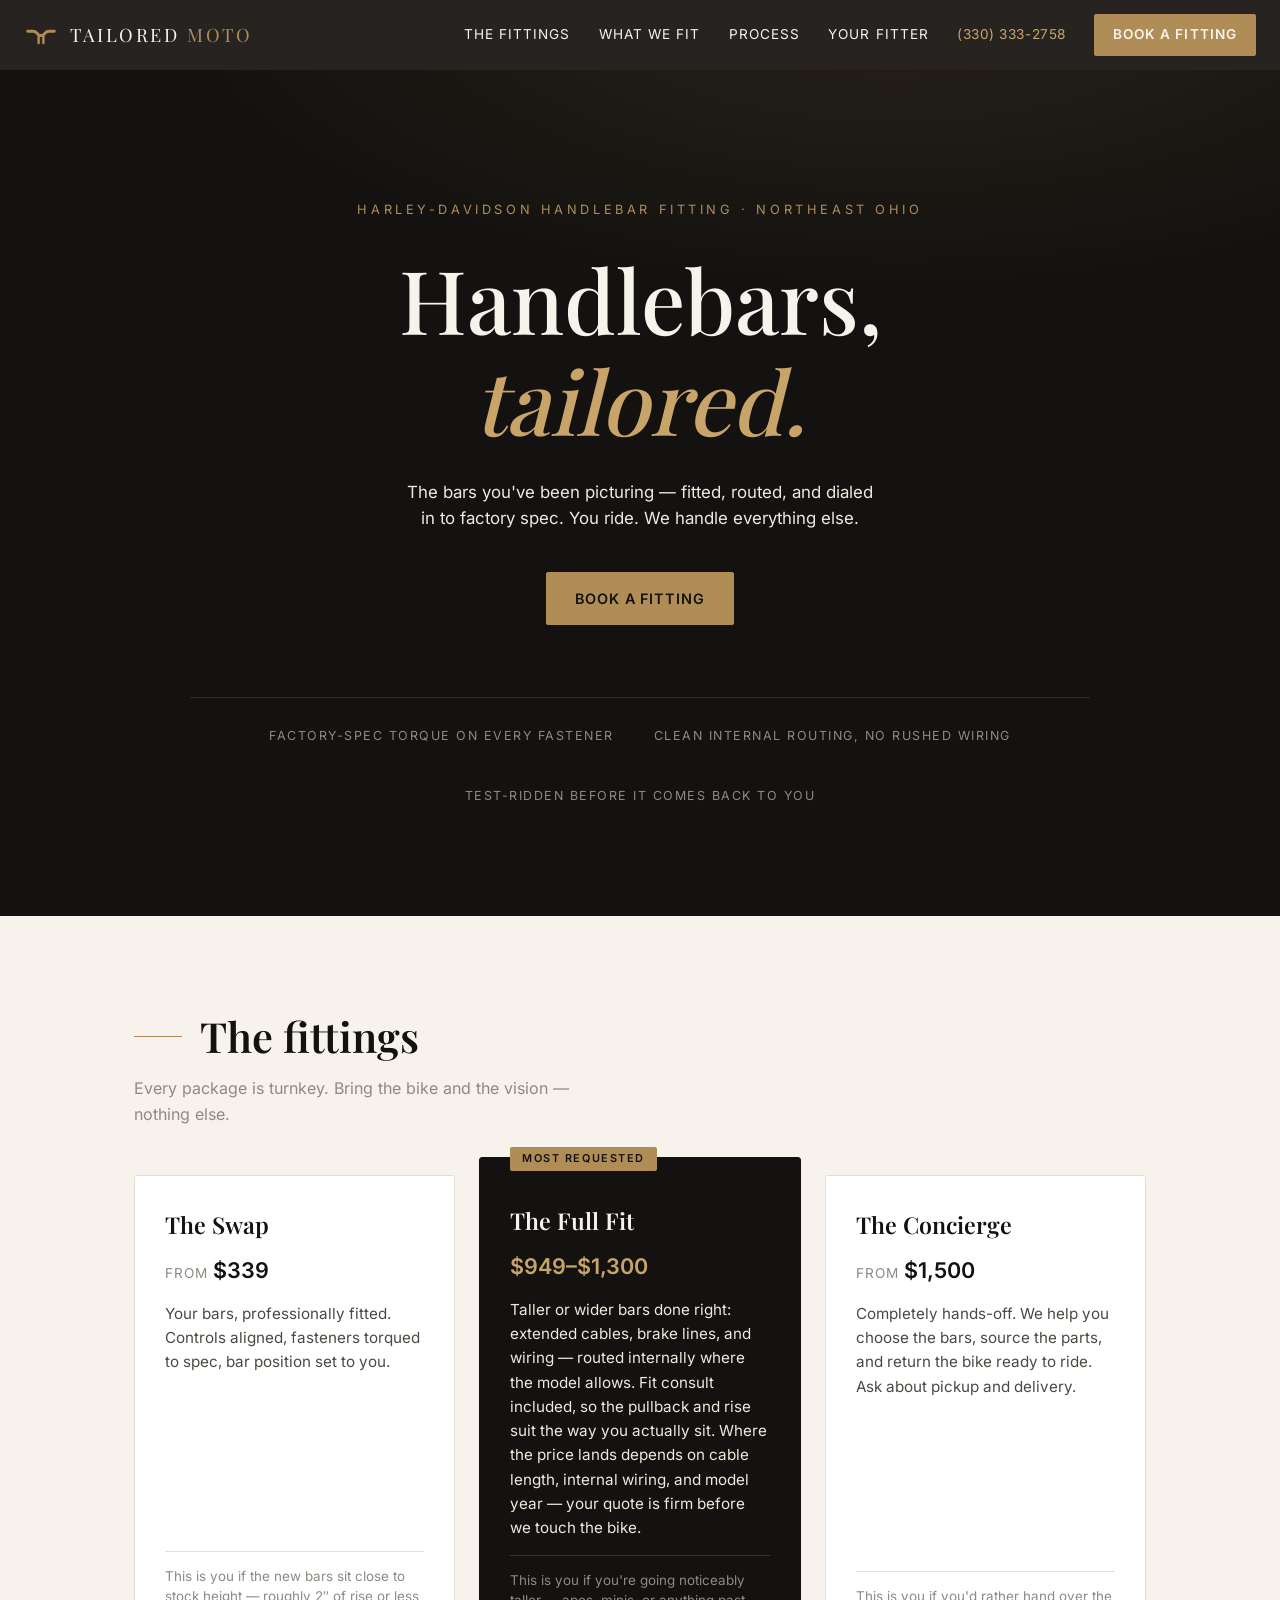
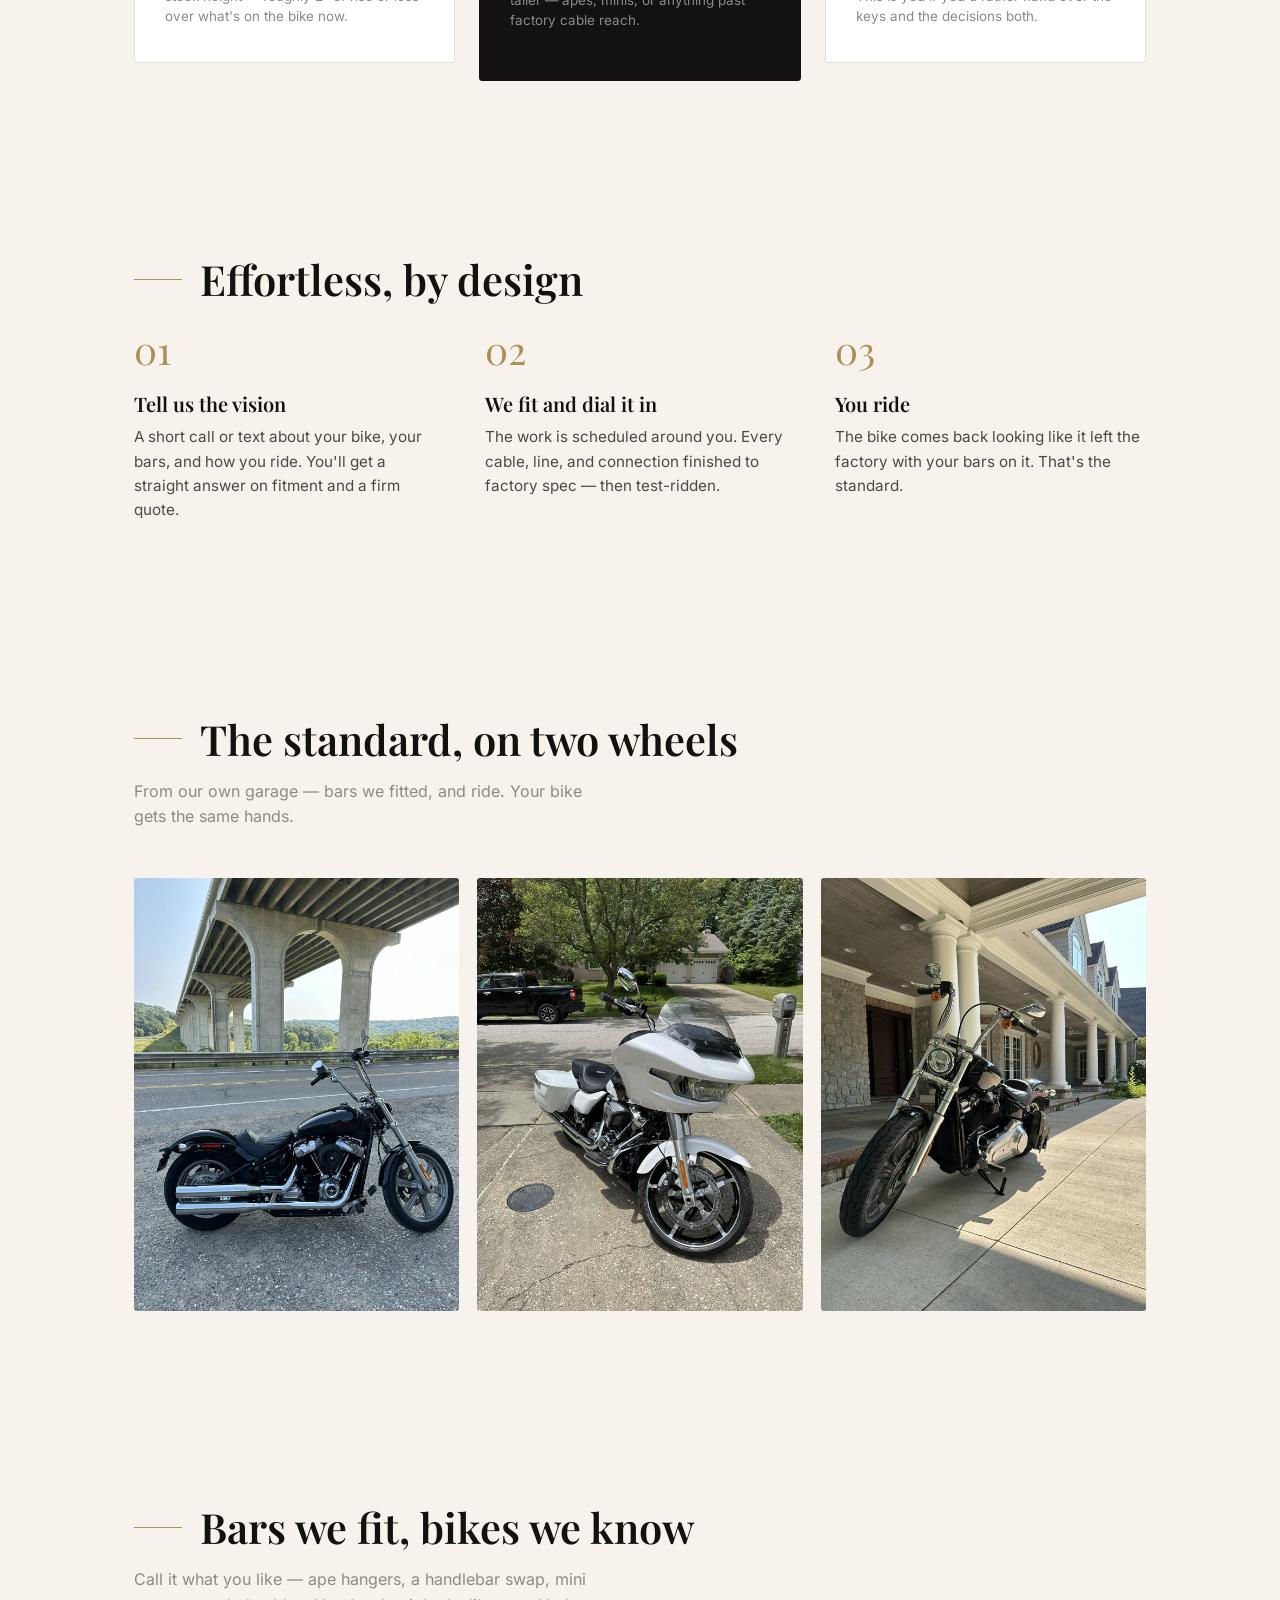
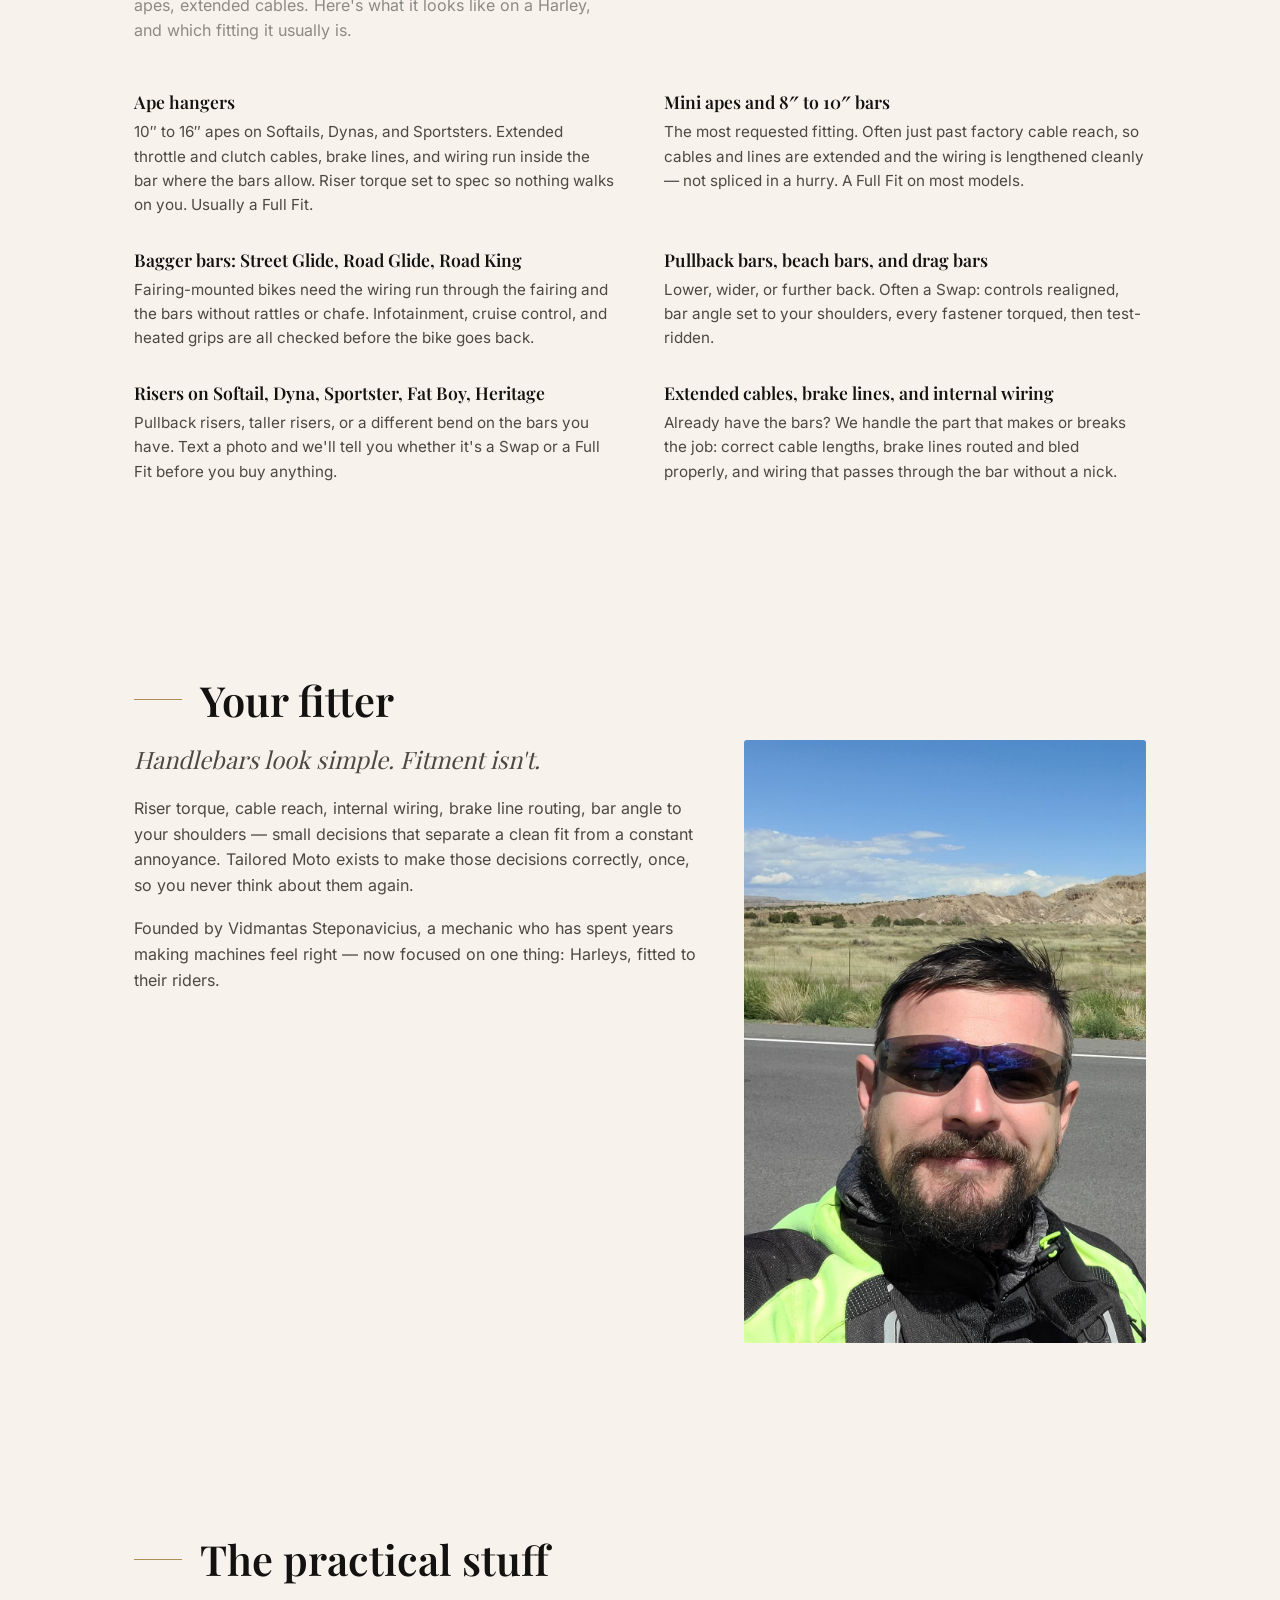
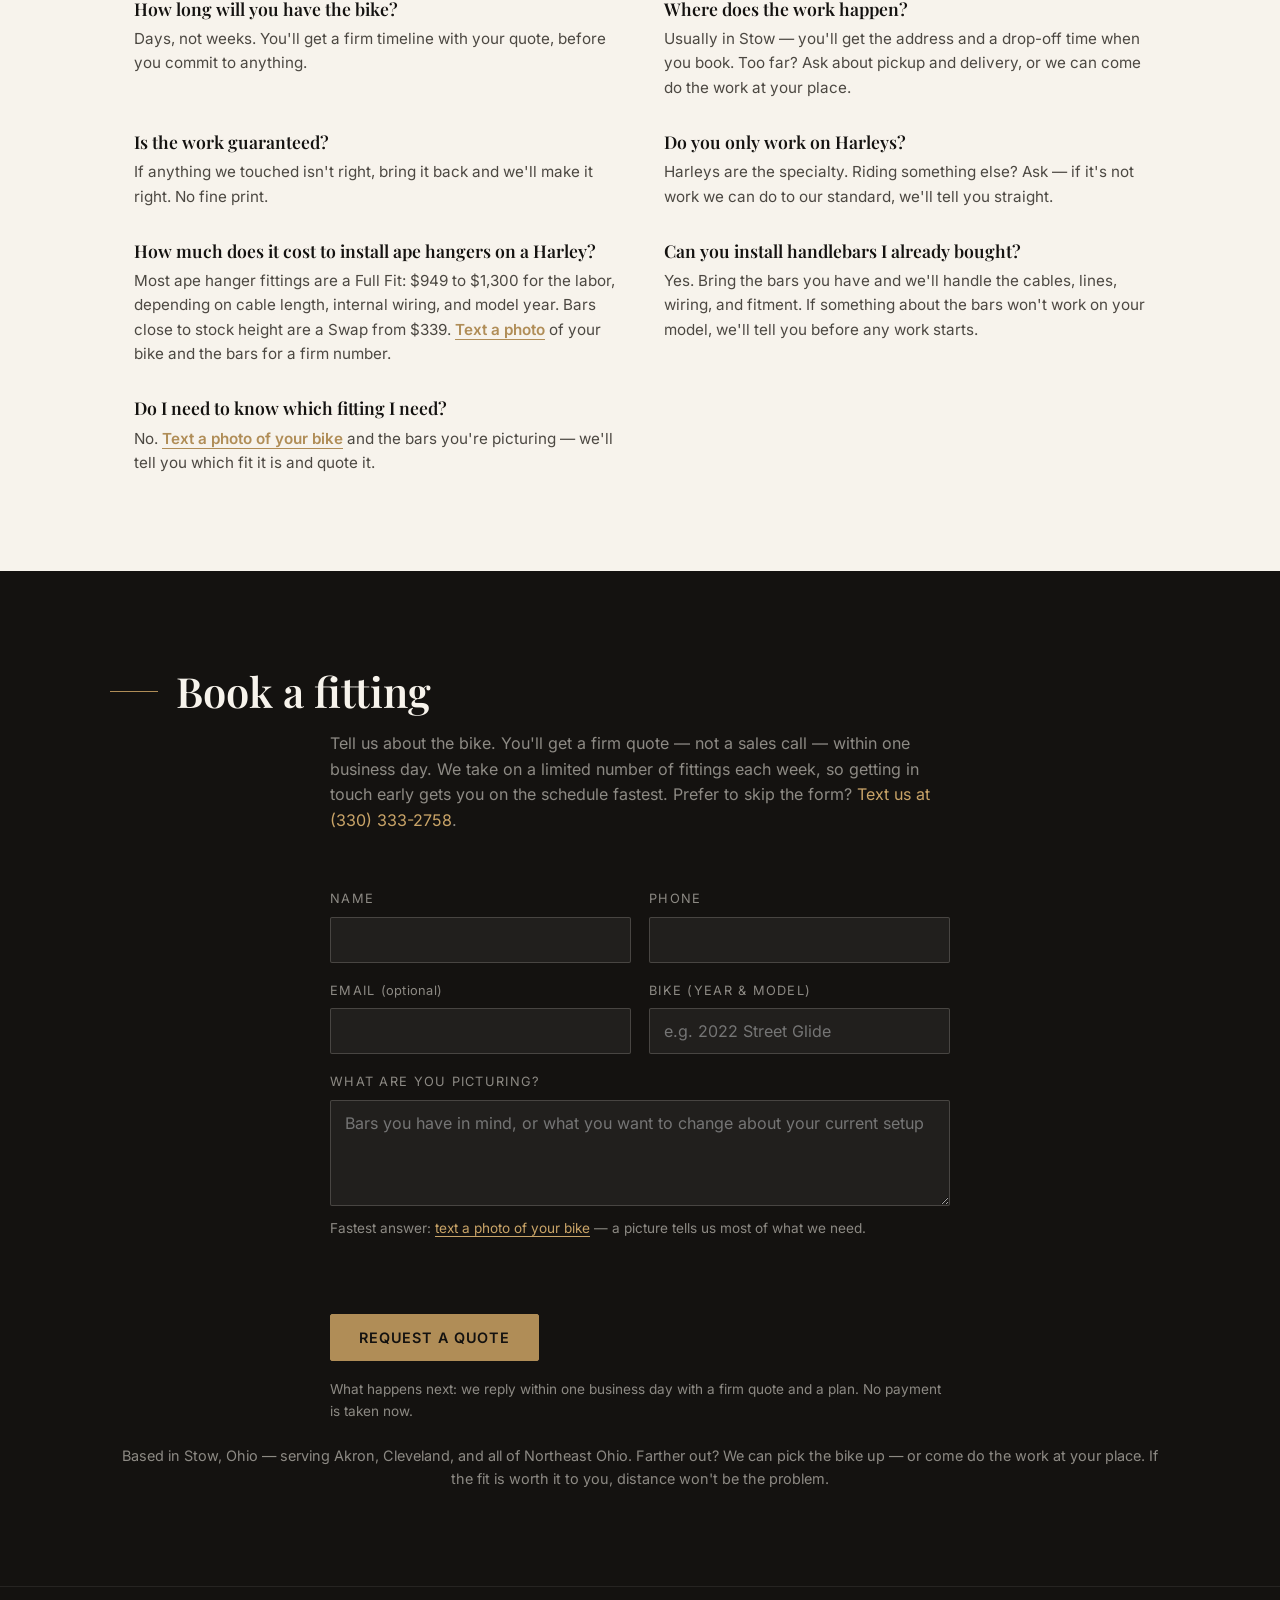
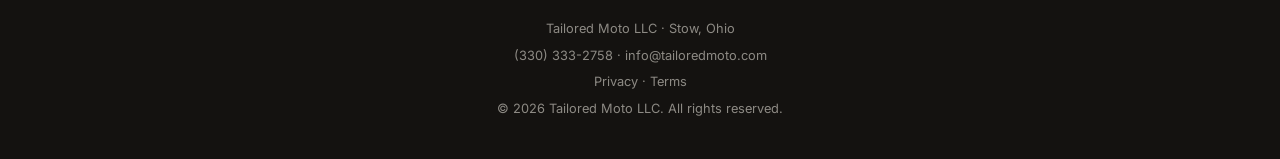
<file: index.html>
<!DOCTYPE html>
<html lang="en">
<head>
<meta charset="UTF-8">
<meta name="viewport" content="width=device-width, initial-scale=1.0">
<!-- Google tag (gtag.js) -->
<script async src="https://www.googletagmanager.com/gtag/js?id=G-ZL1C3ZZW55"></script>
<script>
window.dataLayer = window.dataLayer || [];
function gtag(){dataLayer.push(arguments);}
gtag('js', new Date());
gtag('config', 'G-ZL1C3ZZW55');
</script>
<title>Harley Handlebar Install &amp; Ape Hanger Fitting · Stow &amp; Akron, Ohio — Tailored Moto</title>
<meta name="description" content="Harley-Davidson handlebar installation in Stow, Ohio: ape hangers, mini apes, Street Glide and Road Glide bar swaps, extended cables, and internal wiring — fitted to factory spec. Serving Akron, Cleveland, and Northeast Ohio.">
<link rel="icon" type="image/svg+xml" href="favicon.svg">
<link rel="canonical" href="https://tailoredmoto.com/">
<meta property="og:title" content="Tailored Moto — Handlebars, tailored.">
<meta property="og:description" content="Harley handlebar installs, ape hangers, and bar swaps — fitted to factory spec. Stow, Akron, and Northeast Ohio.">
<meta property="og:url" content="https://tailoredmoto.com/">
<meta property="og:type" content="website">
<meta property="og:image" content="https://tailoredmoto.com/img/og-image.jpg">
<meta property="og:image:width" content="1200">
<meta property="og:image:height" content="630">
<meta name="twitter:card" content="summary_large_image">
<link rel="preload" href="fonts/playfair-latin.woff2" as="font" type="font/woff2" crossorigin>
<link rel="preload" href="fonts/inter-latin.woff2" as="font" type="font/woff2" crossorigin>
<link rel="stylesheet" href="styles.css">
<script type="application/ld+json">
{
  "@context": "https://schema.org",
  "@type": "LocalBusiness",
  "name": "Tailored Moto LLC",
  "description": "Harley-Davidson handlebar installation and fitting: ape hangers, mini apes, bagger bars for Street Glide and Road Glide, pullback bars, risers, extended cables, brake lines, and internal wiring.",
  "url": "https://tailoredmoto.com",
  "email": "info@tailoredmoto.com",
  "telephone": "+1-330-333-2758",
  "address": { "@type": "PostalAddress", "addressLocality": "Stow", "addressRegion": "OH", "addressCountry": "US" },
  "areaServed": ["Stow OH", "Akron OH", "Cleveland OH", "Northeast Ohio", "Ohio"],
  "priceRange": "$$$",
  "image": "https://tailoredmoto.com/img/og-image.jpg"
}
</script>
<script type="application/ld+json">
{
  "@context": "https://schema.org",
  "@type": "FAQPage",
  "mainEntity": [
    { "@type": "Question", "name": "How long will you have the bike?",
      "acceptedAnswer": { "@type": "Answer", "text": "Days, not weeks. You'll get a firm timeline with your quote, before you commit to anything." } },
    { "@type": "Question", "name": "Where does the work happen?",
      "acceptedAnswer": { "@type": "Answer", "text": "Usually in Stow, Ohio — you'll get the address and a drop-off time when you book. Too far? Ask about pickup and delivery, or we can come do the work at your place." } },
    { "@type": "Question", "name": "Is the work guaranteed?",
      "acceptedAnswer": { "@type": "Answer", "text": "If anything we touched isn't right, bring it back and we'll make it right. No fine print." } },
    { "@type": "Question", "name": "Do you only work on Harleys?",
      "acceptedAnswer": { "@type": "Answer", "text": "Harleys are the specialty. Riding something else? Ask — if it's not work we can do to our standard, we'll tell you straight." } },
    { "@type": "Question", "name": "How much does it cost to install ape hangers on a Harley?",
      "acceptedAnswer": { "@type": "Answer", "text": "Most ape hanger fittings are a Full Fit: $949 to $1,300 for the labor, depending on cable length, internal wiring, and model year. Bars close to stock height are a Swap from $339. Text a photo of your bike and the bars to (330) 333-2758 for a firm number." } },
    { "@type": "Question", "name": "Can you install handlebars I already bought?",
      "acceptedAnswer": { "@type": "Answer", "text": "Yes. Bring the bars you have and we'll handle the cables, lines, wiring, and fitment. If something about the bars won't work on your model, we'll tell you before any work starts." } },
    { "@type": "Question", "name": "Do I need to know which fitting I need?",
      "acceptedAnswer": { "@type": "Answer", "text": "No. Text a photo of your bike and the bars you're picturing to (330) 333-2758 — we'll tell you which fit it is and quote it." } }
  ]
}
</script>
</head>
<body>

<header class="site-header">
  <a class="wordmark" href="#top" aria-label="Tailored Moto — home">
    <svg class="glyph" viewBox="0 0 64 64" aria-hidden="true">
      <g fill="none" stroke="currentColor" stroke-linecap="round">
        <path d="M7 25 H18 C25 25 24.5 33 31 33 H33 C39.5 33 39 25 46 25 H57" stroke-width="5.5"/>
        <path d="M27.5 33 V47" stroke-width="4.5"/>
        <path d="M36.5 33 V47" stroke-width="4.5"/>
      </g>
    </svg>
    <span>Tailored <em>Moto</em></span>
  </a>
  <nav class="site-nav" id="nav">
    <a href="#services">The fittings</a>
    <a href="#fits">What we fit</a>
    <a href="#process">Process</a>
    <a href="#about">Your fitter</a>
    <a class="nav-phone" href="sms:+13303332758">(330) 333-2758</a>
    <a href="#contact" class="btn btn-small">Book a fitting</a>
  </nav>
  <button class="nav-toggle" aria-label="Menu" aria-expanded="false" aria-controls="nav">
    <span></span><span></span>
  </button>
</header>

<main id="top">

  <!-- HERO -->
  <section class="hero">
    <p class="kicker">Harley-Davidson handlebar fitting · Northeast Ohio</p>
    <h1>Handlebars,<br><em>tailored.</em></h1>
    <p class="lede">The bars you've been picturing — fitted, routed, and dialed in to factory spec. You ride. We handle everything else.</p>
    <div class="cta-row">
      <a class="btn" href="#contact">Book a fitting</a>
    </div>
    <ul class="trust-strip" aria-label="Standards">
      <li>Factory-spec torque on every fastener</li>
      <li>Clean internal routing, no rushed wiring</li>
      <li>Test-ridden before it comes back to you</li>
    </ul>
  </section>

  <!-- SERVICES -->
  <section class="services" id="services">
    <h2><span class="rule"></span>The fittings</h2>
    <p class="section-lede">Every package is turnkey. Bring the bike and the vision — nothing else.</p>
    <div class="cards">
      <article class="card">
        <h3>The Swap</h3>
        <p class="price">from <strong>$339</strong></p>
        <p class="desc">Your bars, professionally fitted. Controls aligned, fasteners torqued to spec, bar position set to you.</p>
        <p class="fit-hint">This is you if the new bars sit close to stock height — roughly 2″ of rise or less over what's on the bike now.</p>
      </article>
      <article class="card card-featured">
        <p class="badge">Most requested</p>
        <h3>The Full Fit</h3>
        <p class="price"><strong>$949–$1,300</strong></p>
        <p class="desc">Taller or wider bars done right: extended cables, brake lines, and wiring — routed internally where the model allows. Fit consult included, so the pullback and rise suit the way you actually sit. Where the price lands depends on cable length, internal wiring, and model year — your quote is firm before we touch the bike.</p>
        <p class="fit-hint">This is you if you're going noticeably taller — apes, minis, or anything past factory cable reach.</p>
      </article>
      <article class="card">
        <h3>The Concierge</h3>
        <p class="price">from <strong>$1,500</strong></p>
        <p class="desc">Completely hands-off. We help you choose the bars, source the parts, and return the bike ready to ride. Ask about pickup and delivery.</p>
        <p class="fit-hint">This is you if you'd rather hand over the keys and the decisions both.</p>
      </article>
    </div>
  </section>

  <!-- PROCESS -->
  <section class="process" id="process">
    <h2><span class="rule"></span>Effortless, by design</h2>
    <ol class="steps">
      <li>
        <h3>Tell us the vision</h3>
        <p>A short call or text about your bike, your bars, and how you ride. You'll get a straight answer on fitment and a firm quote.</p>
      </li>
      <li>
        <h3>We fit and dial it in</h3>
        <p>The work is scheduled around you. Every cable, line, and connection finished to factory spec — then test-ridden.</p>
      </li>
      <li>
        <h3>You ride</h3>
        <p>The bike comes back looking like it left the factory with your bars on it. That's the standard.</p>
      </li>
    </ol>
  </section>

  <!-- GALLERY -->
  <section class="gallery" id="gallery">
    <h2><span class="rule"></span>The standard, on two wheels</h2>
    <p class="section-lede">From our own garage — bars we fitted, and ride. Your bike gets the same hands.</p>
    <div class="gallery-grid">
      <figure class="shot"><img src="img/softail-bridge.jpg" alt="Black Harley-Davidson Softail Standard with tall ape hanger handlebars parked beneath the Route 82 viaduct in the Cuyahoga Valley, Ohio" loading="lazy"></figure>
      <figure class="shot"><img src="img/roadglide-apes.jpg" alt="White Harley-Davidson Road Glide fitted with tall chrome ape hanger handlebars" loading="lazy"></figure>
      <figure class="shot"><img src="img/softail-portico.jpg" alt="Harley-Davidson Softail with ape hangers parked under a stone portico" loading="lazy"></figure>
    </div>
  </section>

  <!-- WHAT WE FIT -->
  <section class="fits" id="fits">
    <h2><span class="rule"></span>Bars we fit, bikes we know</h2>
    <p class="section-lede">Call it what you like — ape hangers, a handlebar swap, mini apes, extended cables. Here's what it looks like on a Harley, and which fitting it usually is.</p>
    <div class="faq-list">
      <div class="faq-item">
        <h3>Ape hangers</h3>
        <p>10″ to 16″ apes on Softails, Dynas, and Sportsters. Extended throttle and clutch cables, brake lines, and wiring run inside the bar where the bars allow. Riser torque set to spec so nothing walks on you. Usually a Full Fit.</p>
      </div>
      <div class="faq-item">
        <h3>Mini apes and 8″ to 10″ bars</h3>
        <p>The most requested fitting. Often just past factory cable reach, so cables and lines are extended and the wiring is lengthened cleanly — not spliced in a hurry. A Full Fit on most models.</p>
      </div>
      <div class="faq-item">
        <h3>Bagger bars: Street Glide, Road Glide, Road King</h3>
        <p>Fairing-mounted bikes need the wiring run through the fairing and the bars without rattles or chafe. Infotainment, cruise control, and heated grips are all checked before the bike goes back.</p>
      </div>
      <div class="faq-item">
        <h3>Pullback bars, beach bars, and drag bars</h3>
        <p>Lower, wider, or further back. Often a Swap: controls realigned, bar angle set to your shoulders, every fastener torqued, then test-ridden.</p>
      </div>
      <div class="faq-item">
        <h3>Risers on Softail, Dyna, Sportster, Fat Boy, Heritage</h3>
        <p>Pullback risers, taller risers, or a different bend on the bars you have. Text a photo and we'll tell you whether it's a Swap or a Full Fit before you buy anything.</p>
      </div>
      <div class="faq-item">
        <h3>Extended cables, brake lines, and internal wiring</h3>
        <p>Already have the bars? We handle the part that makes or breaks the job: correct cable lengths, brake lines routed and bled properly, and wiring that passes through the bar without a nick.</p>
      </div>
    </div>
  </section>

  <!-- ABOUT -->
  <section class="about" id="about">
    <h2><span class="rule"></span>Your fitter</h2>
    <div class="about-grid">
      <div class="about-body">
        <p class="about-lede">Handlebars look simple. Fitment isn't.</p>
        <p>Riser torque, cable reach, internal wiring, brake line routing, bar angle to your shoulders — small decisions that separate a clean fit from a constant annoyance. Tailored Moto exists to make those decisions correctly, once, so you never think about them again.</p>
        <p>Founded by Vidmantas Steponavicius, a mechanic who has spent years making machines feel right — now focused on one thing: Harleys, fitted to their riders.</p>
      </div>
      <figure class="about-photo"><img src="img/vidmantas.jpg" alt="Vidmantas Steponavicius, founder of Tailored Moto, in riding gear on the road" loading="lazy"></figure>
    </div>
  </section>

  <!-- FAQ -->
  <section class="faq" id="faq">
    <h2><span class="rule"></span>The practical stuff</h2>
    <div class="faq-list">
      <div class="faq-item">
        <h3>How long will you have the bike?</h3>
        <p>Days, not weeks. You'll get a firm timeline with your quote, before you commit to anything.</p>
      </div>
      <div class="faq-item">
        <h3>Where does the work happen?</h3>
        <p>Usually in Stow — you'll get the address and a drop-off time when you book. Too far? Ask about pickup and delivery, or we can come do the work at your place.</p>
      </div>
      <div class="faq-item">
        <h3>Is the work guaranteed?</h3>
        <p>If anything we touched isn't right, bring it back and we'll make it right. No fine print.</p>
      </div>
      <div class="faq-item">
        <h3>Do you only work on Harleys?</h3>
        <p>Harleys are the specialty. Riding something else? Ask — if it's not work we can do to our standard, we'll tell you straight.</p>
      </div>
      <div class="faq-item">
        <h3>How much does it cost to install ape hangers on a Harley?</h3>
        <p>Most ape hanger fittings are a Full Fit: $949 to $1,300 for the labor, depending on cable length, internal wiring, and model year. Bars close to stock height are a Swap from $339. <a href="sms:+13303332758">Text a photo</a> of your bike and the bars for a firm number.</p>
      </div>
      <div class="faq-item">
        <h3>Can you install handlebars I already bought?</h3>
        <p>Yes. Bring the bars you have and we'll handle the cables, lines, wiring, and fitment. If something about the bars won't work on your model, we'll tell you before any work starts.</p>
      </div>
      <div class="faq-item">
        <h3>Do I need to know which fitting I need?</h3>
        <p>No. <a href="sms:+13303332758">Text a photo of your bike</a> and the bars you're picturing — we'll tell you which fit it is and quote it.</p>
      </div>
    </div>
  </section>

  <!-- CONTACT -->
  <section class="contact" id="contact">
    <h2><span class="rule"></span>Book a fitting</h2>
    <p class="section-lede">Tell us about the bike. You'll get a firm quote — not a sales call — within one business day. We take on a limited number of fittings each week, so getting in touch early gets you on the schedule fastest. Prefer to skip the form? <a class="link" href="sms:+13303332758">Text us at (330)&nbsp;333-2758</a>.</p>
    <div class="contact-cols">
      <form id="contact-form" action="https://api.web3forms.com/submit" method="POST">
        <input type="hidden" name="access_key" value="8856f338-301b-41fc-84e8-43a204a1f734">
        <input type="hidden" name="subject" value="New fitting request — tailoredmoto.com">
        <input type="checkbox" name="botcheck" class="hp" tabindex="-1" autocomplete="off">
        <div class="field-row">
          <label>Name<input type="text" name="name" required autocomplete="name"></label>
          <label>Phone<input type="tel" name="phone" required autocomplete="tel"></label>
        </div>
        <div class="field-row">
          <label><span>Email <span class="optional">(optional)</span></span><input type="email" name="email" autocomplete="email"></label>
          <label>Bike (year & model)<input type="text" name="bike" placeholder="e.g. 2022 Street Glide" required></label>
        </div>
        <label>What are you picturing?<textarea name="message" rows="4" placeholder="Bars you have in mind, or what you want to change about your current setup"></textarea></label>
        <p class="form-hint">Fastest answer: <a href="sms:+13303332758">text a photo of your bike</a> — a picture tells us most of what we need.</p>
        <div class="h-captcha" data-captcha="true" data-theme="dark"></div>
        <p class="form-status" role="status" aria-live="polite"></p>
        <button class="btn" type="submit">Request a quote</button>
        <p class="form-note">What happens next: we reply within one business day with a firm quote and a plan. No payment is taken now.</p>
      </form>
    </div>
    <p class="contact-note contact-note-center">Based in Stow, Ohio — serving Akron, Cleveland, and all of Northeast Ohio. Farther out? We can pick the bike up — or come do the work at your place. If the fit is worth it to you, distance won't be the problem.</p>
  </section>

</main>

<nav class="action-bar" aria-label="Quick contact">
  <a class="btn btn-bar-ghost" href="sms:+13303332758">Text us</a>
  <a class="btn" href="#contact">Book a fitting</a>
</nav>

<footer class="site-footer">
  <p>Tailored Moto LLC · Stow, Ohio</p>
  <p><a href="sms:+13303332758">(330) 333-2758</a> · <a href="mailto:info@tailoredmoto.com">info@tailoredmoto.com</a></p>
  <p><a href="/privacy">Privacy</a> · <a href="/terms">Terms</a></p>
  <p>© 2026 Tailored Moto LLC. All rights reserved.</p>
</footer>

<script src="site.js"></script>
<script src="https://web3forms.com/client/script.js" async defer></script>
</body>
</html>
</file>
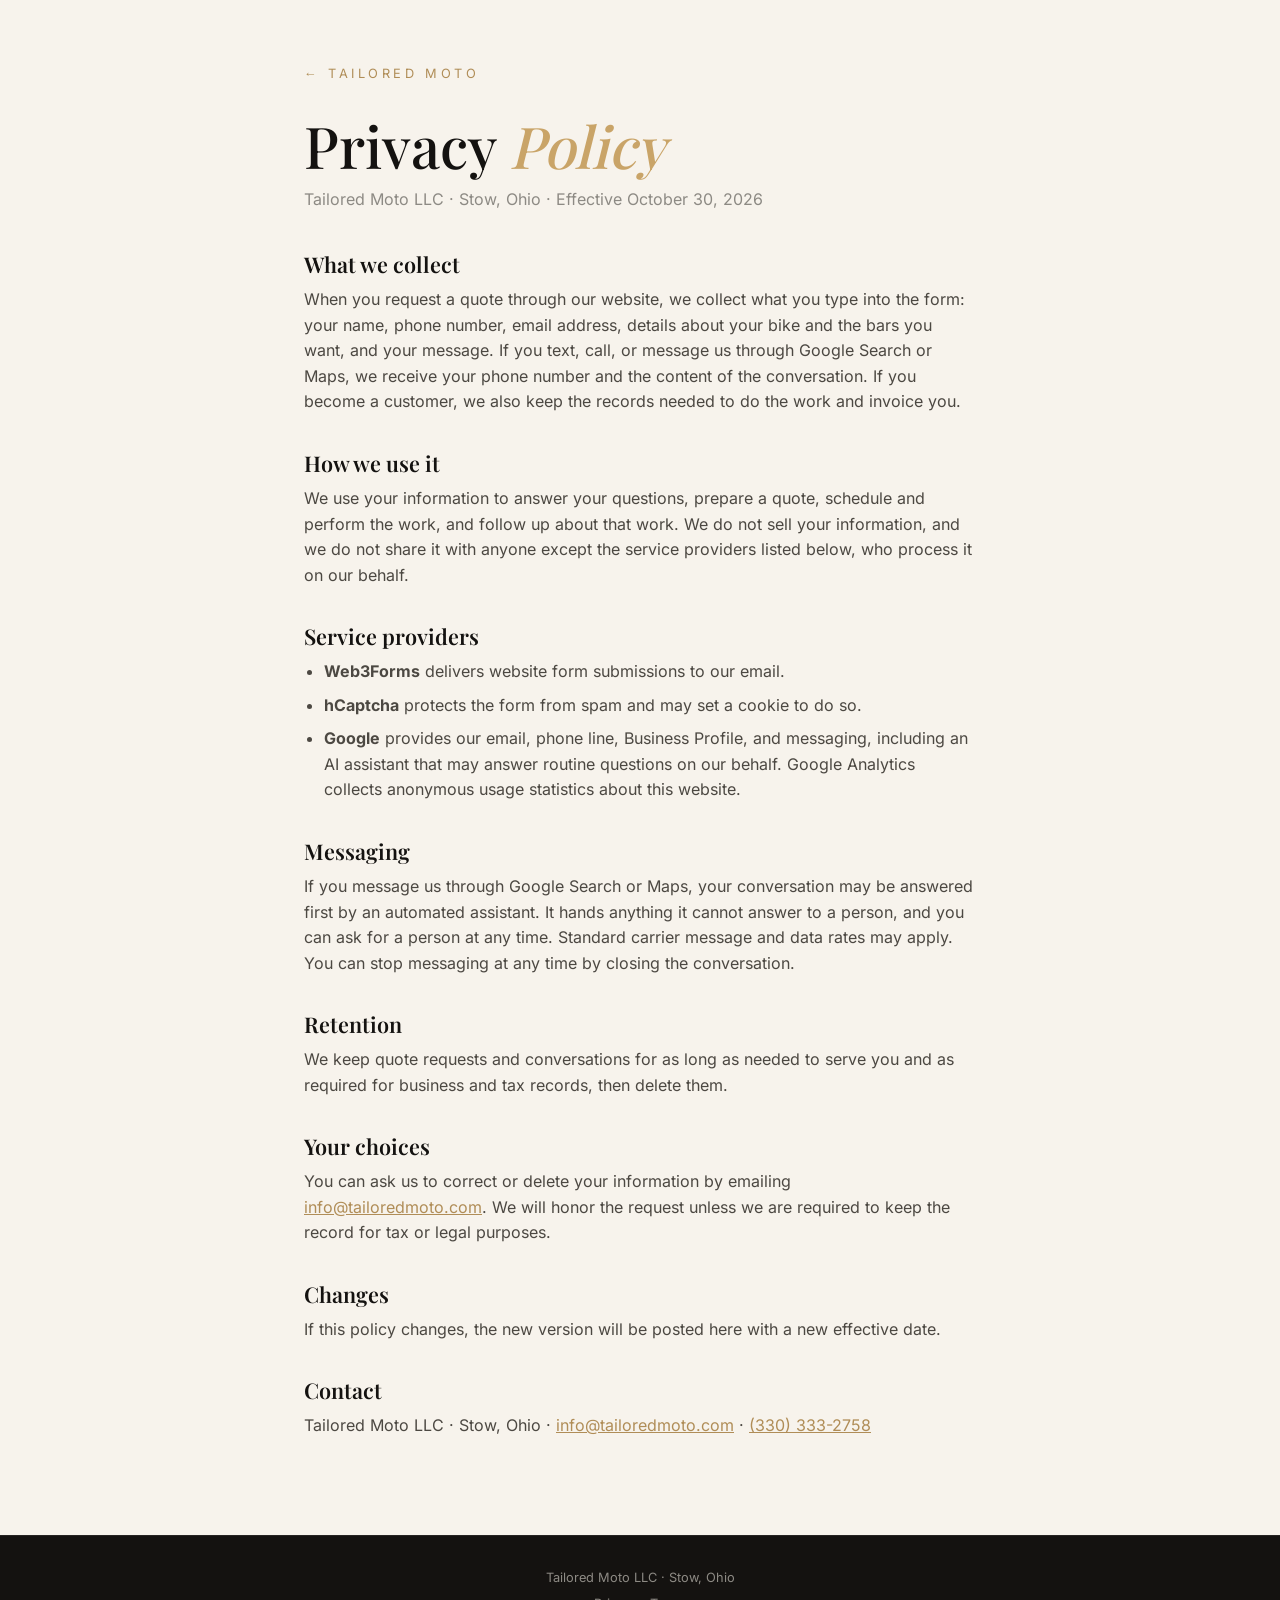
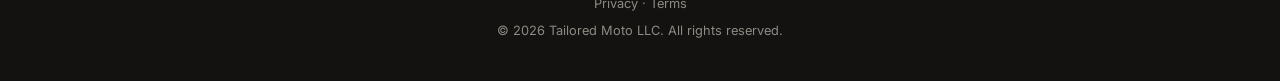
<file: privacy.html>
<!DOCTYPE html>
<html lang="en">
<head>
<meta charset="UTF-8">
<meta name="viewport" content="width=device-width, initial-scale=1.0">
<title>Privacy Policy — Tailored Moto</title>
<meta name="description" content="How Tailored Moto LLC collects, uses, and protects the information you share with us.">
<link rel="icon" type="image/svg+xml" href="/favicon.svg">
<link rel="stylesheet" href="/styles.css">
<link rel="canonical" href="https://tailoredmoto.com/privacy">
</head>
<body>
<section class="legal">
  <p class="kicker"><a href="/">&larr; Tailored Moto</a></p>
  <h1>Privacy <em>Policy</em></h1>
  <p class="meta">Tailored Moto LLC · Stow, Ohio · Effective October 30, 2026</p>

  <h2>What we collect</h2>
  <p>When you request a quote through our website, we collect what you type into the form: your name, phone number, email address, details about your bike and the bars you want, and your message. If you text, call, or message us through Google Search or Maps, we receive your phone number and the content of the conversation. If you become a customer, we also keep the records needed to do the work and invoice you.</p>

  <h2>How we use it</h2>
  <p>We use your information to answer your questions, prepare a quote, schedule and perform the work, and follow up about that work. We do not sell your information, and we do not share it with anyone except the service providers listed below, who process it on our behalf.</p>

  <h2>Service providers</h2>
  <ul>
    <li><strong>Web3Forms</strong> delivers website form submissions to our email.</li>
    <li><strong>hCaptcha</strong> protects the form from spam and may set a cookie to do so.</li>
    <li><strong>Google</strong> provides our email, phone line, Business Profile, and messaging, including an AI assistant that may answer routine questions on our behalf. Google Analytics collects anonymous usage statistics about this website.</li>
  </ul>

  <h2>Messaging</h2>
  <p>If you message us through Google Search or Maps, your conversation may be answered first by an automated assistant. It hands anything it cannot answer to a person, and you can ask for a person at any time. Standard carrier message and data rates may apply. You can stop messaging at any time by closing the conversation.</p>

  <h2>Retention</h2>
  <p>We keep quote requests and conversations for as long as needed to serve you and as required for business and tax records, then delete them.</p>

  <h2>Your choices</h2>
  <p>You can ask us to correct or delete your information by emailing <a href="mailto:info@tailoredmoto.com">info@tailoredmoto.com</a>. We will honor the request unless we are required to keep the record for tax or legal purposes.</p>

  <h2>Changes</h2>
  <p>If this policy changes, the new version will be posted here with a new effective date.</p>

  <h2>Contact</h2>
  <p>Tailored Moto LLC · Stow, Ohio · <a href="mailto:info@tailoredmoto.com">info@tailoredmoto.com</a> · <a href="sms:+13303332758">(330) 333-2758</a></p>
</section>
<footer class="site-footer">
  <p>Tailored Moto LLC · Stow, Ohio</p>
  <p><a href="/privacy">Privacy</a> · <a href="/terms">Terms</a></p>
  <p>© 2026 Tailored Moto LLC. All rights reserved.</p>
</footer>
</body>
</html>
</file>
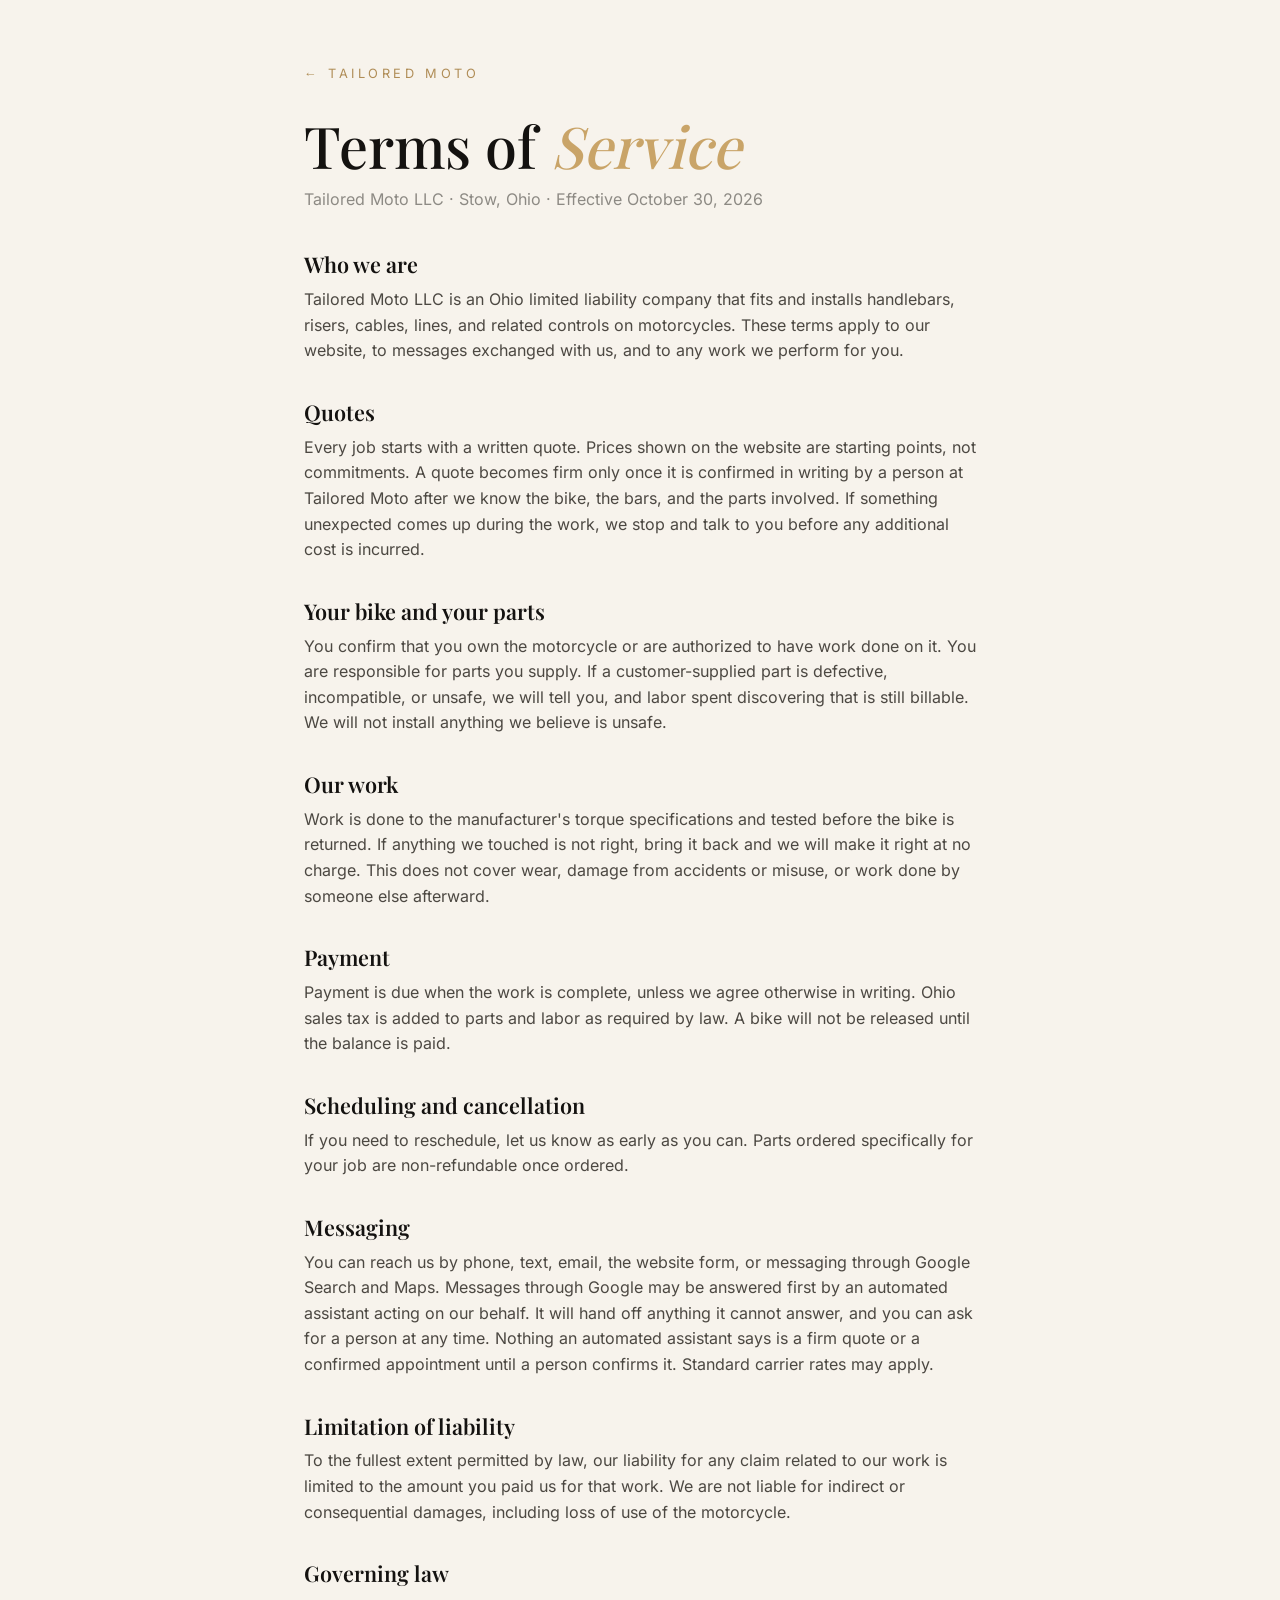
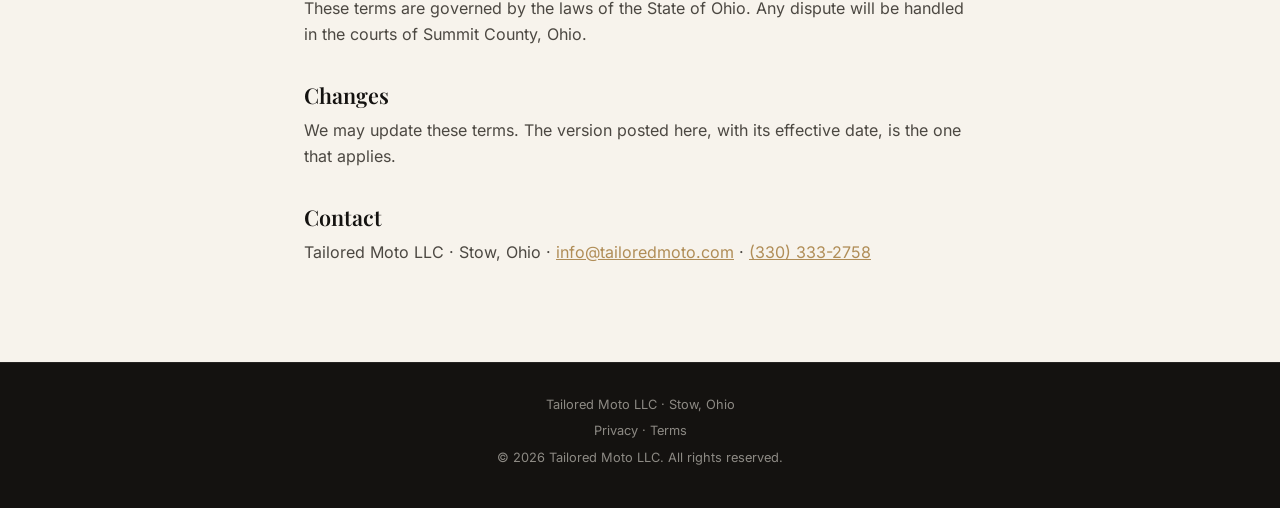
<file: terms.html>
<!DOCTYPE html>
<html lang="en">
<head>
<meta charset="UTF-8">
<meta name="viewport" content="width=device-width, initial-scale=1.0">
<title>Terms of Service — Tailored Moto</title>
<meta name="description" content="The terms that apply to quotes, fitting work, and messaging with Tailored Moto LLC.">
<link rel="icon" type="image/svg+xml" href="/favicon.svg">
<link rel="stylesheet" href="/styles.css">
<link rel="canonical" href="https://tailoredmoto.com/terms">
</head>
<body>
<section class="legal">
  <p class="kicker"><a href="/">&larr; Tailored Moto</a></p>
  <h1>Terms of <em>Service</em></h1>
  <p class="meta">Tailored Moto LLC · Stow, Ohio · Effective October 30, 2026</p>

  <h2>Who we are</h2>
  <p>Tailored Moto LLC is an Ohio limited liability company that fits and installs handlebars, risers, cables, lines, and related controls on motorcycles. These terms apply to our website, to messages exchanged with us, and to any work we perform for you.</p>

  <h2>Quotes</h2>
  <p>Every job starts with a written quote. Prices shown on the website are starting points, not commitments. A quote becomes firm only once it is confirmed in writing by a person at Tailored Moto after we know the bike, the bars, and the parts involved. If something unexpected comes up during the work, we stop and talk to you before any additional cost is incurred.</p>

  <h2>Your bike and your parts</h2>
  <p>You confirm that you own the motorcycle or are authorized to have work done on it. You are responsible for parts you supply. If a customer-supplied part is defective, incompatible, or unsafe, we will tell you, and labor spent discovering that is still billable. We will not install anything we believe is unsafe.</p>

  <h2>Our work</h2>
  <p>Work is done to the manufacturer's torque specifications and tested before the bike is returned. If anything we touched is not right, bring it back and we will make it right at no charge. This does not cover wear, damage from accidents or misuse, or work done by someone else afterward.</p>

  <h2>Payment</h2>
  <p>Payment is due when the work is complete, unless we agree otherwise in writing. Ohio sales tax is added to parts and labor as required by law. A bike will not be released until the balance is paid.</p>

  <h2>Scheduling and cancellation</h2>
  <p>If you need to reschedule, let us know as early as you can. Parts ordered specifically for your job are non-refundable once ordered.</p>

  <h2>Messaging</h2>
  <p>You can reach us by phone, text, email, the website form, or messaging through Google Search and Maps. Messages through Google may be answered first by an automated assistant acting on our behalf. It will hand off anything it cannot answer, and you can ask for a person at any time. Nothing an automated assistant says is a firm quote or a confirmed appointment until a person confirms it. Standard carrier rates may apply.</p>

  <h2>Limitation of liability</h2>
  <p>To the fullest extent permitted by law, our liability for any claim related to our work is limited to the amount you paid us for that work. We are not liable for indirect or consequential damages, including loss of use of the motorcycle.</p>

  <h2>Governing law</h2>
  <p>These terms are governed by the laws of the State of Ohio. Any dispute will be handled in the courts of Summit County, Ohio.</p>

  <h2>Changes</h2>
  <p>We may update these terms. The version posted here, with its effective date, is the one that applies.</p>

  <h2>Contact</h2>
  <p>Tailored Moto LLC · Stow, Ohio · <a href="mailto:info@tailoredmoto.com">info@tailoredmoto.com</a> · <a href="sms:+13303332758">(330) 333-2758</a></p>
</section>
<footer class="site-footer">
  <p>Tailored Moto LLC · Stow, Ohio</p>
  <p><a href="/privacy">Privacy</a> · <a href="/terms">Terms</a></p>
  <p>© 2026 Tailored Moto LLC. All rights reserved.</p>
</footer>
</body>
</html>
</file>
<file: styles.css>
/* Tailored Moto — see brand/brand.md */

@font-face {
  font-family: 'Playfair Display';
  font-style: normal;
  font-weight: 400 700;
  font-display: swap;
  src: url('fonts/playfair-latin.woff2') format('woff2');
}
@font-face {
  font-family: 'Inter';
  font-style: normal;
  font-weight: 100 900;
  font-display: swap;
  src: url('fonts/inter-latin.woff2') format('woff2');
}

:root {
  --ink: #141210;
  --ink-soft: #1e1b18;
  --ivory: #F7F3EC;
  --ivory-dim: #efe9de;
  --brass: #B08D57;
  --brass-bright: #C9A468;
  --chrome: #8D8A84;
  --serif: 'Playfair Display', Georgia, serif;
  --sans: 'Inter', -apple-system, 'Segoe UI', Arial, sans-serif;
  --maxw: 1060px;
}

* { margin: 0; padding: 0; box-sizing: border-box; }
html { scroll-behavior: smooth; }
@media (prefers-reduced-motion: reduce) { html { scroll-behavior: auto; } }

body {
  font-family: var(--sans);
  font-weight: 400;
  color: var(--ink);
  background: var(--ivory);
  line-height: 1.6;
  -webkit-font-smoothing: antialiased;
}

h1, h2, h3 { font-family: var(--serif); font-weight: 600; line-height: 1.15; }
em { font-style: italic; }

section { padding: 96px 24px; max-width: var(--maxw); margin: 0 auto; }

h2 {
  font-size: clamp(1.9rem, 3.5vw, 2.6rem);
  margin-bottom: 16px;
  display: flex;
  align-items: center;
  gap: 18px;
}
h2 .rule { display: inline-block; width: 48px; height: 1px; background: var(--brass); flex: none; }

.section-lede { color: var(--chrome); max-width: 46ch; margin-bottom: 48px; }

/* ---------- header ---------- */
.site-header {
  position: sticky; top: 0; z-index: 50;
  display: flex; align-items: center; justify-content: space-between;
  padding: 14px 24px;
  background: rgba(20, 18, 16, 0.92);
  backdrop-filter: blur(8px);
  color: var(--ivory);
}
.wordmark {
  display: flex; align-items: center; gap: 12px;
  text-decoration: none; color: var(--ivory);
  font-family: var(--serif); font-size: 1.15rem; letter-spacing: 0.14em;
  text-transform: uppercase;
}
.wordmark em { color: var(--brass); font-style: normal; }
.glyph { width: 34px; height: 34px; color: var(--brass); }

.site-nav { display: flex; align-items: center; gap: 28px; }
.site-nav a {
  color: var(--ivory); text-decoration: none; font-size: 0.85rem;
  letter-spacing: 0.08em; text-transform: uppercase;
}
.site-nav a:hover { color: var(--brass-bright); }
.site-nav .nav-phone { color: var(--brass-bright); letter-spacing: 0.04em; }
.nav-toggle { display: none; }

/* ---------- buttons ---------- */
.btn {
  display: inline-block;
  background: var(--brass); color: var(--ink);
  font-family: var(--sans); font-weight: 600; font-size: 0.9rem;
  letter-spacing: 0.06em; text-transform: uppercase; text-decoration: none;
  padding: 14px 28px; border: 1px solid var(--brass); border-radius: 2px;
  cursor: pointer; transition: background 0.2s, color 0.2s;
}
.btn:hover { background: var(--brass-bright); border-color: var(--brass-bright); color: var(--ink); }
.btn-ghost { background: transparent; color: var(--ivory); border-color: var(--chrome); }
.btn-ghost:hover { background: transparent; color: var(--brass-bright); border-color: var(--brass-bright); }
.btn-small { padding: 9px 18px; font-size: 0.78rem; }
.site-nav .btn-small:hover { color: var(--ink); }

/* ---------- hero ---------- */
.hero {
  max-width: none;
  background:
    radial-gradient(1200px 500px at 70% -10%, rgba(176, 141, 87, 0.13), transparent 60%),
    var(--ink);
  color: var(--ivory);
  text-align: center;
  padding: 130px 24px 110px;
}
.kicker {
  color: var(--brass); font-size: 0.8rem; letter-spacing: 0.28em;
  text-transform: uppercase; margin-bottom: 28px;
}
.hero h1 { font-size: clamp(3rem, 8vw, 5.5rem); font-weight: 500; }
.hero h1 em { color: var(--brass-bright); }
.hero .lede {
  color: var(--ivory-dim); max-width: 44ch; margin: 28px auto 40px; font-size: 1.05rem;
}
.cta-row { display: flex; gap: 16px; justify-content: center; flex-wrap: wrap; }

.trust-strip {
  list-style: none; display: flex; gap: 40px; justify-content: center; flex-wrap: wrap;
  margin-top: 72px; padding-top: 28px;
  border-top: 1px solid rgba(247, 243, 236, 0.12);
  max-width: 900px; margin-left: auto; margin-right: auto;
}
.trust-strip li {
  color: var(--chrome); font-size: 0.78rem; letter-spacing: 0.12em; text-transform: uppercase;
}

/* ---------- services ---------- */
.cards { display: grid; grid-template-columns: repeat(3, 1fr); gap: 24px; align-items: stretch; }
.card {
  background: #fff; border: 1px solid #e5ded2; border-radius: 3px;
  padding: 36px 30px;
  display: flex; flex-direction: column; gap: 14px;
  position: relative;
}
.card h3 { font-size: 1.45rem; }
.card .price { color: var(--chrome); font-size: 0.85rem; letter-spacing: 0.08em; text-transform: uppercase; }
.card .price strong { color: var(--ink); font-size: 1.35rem; letter-spacing: 0; font-weight: 600; }
.card .desc { color: #4c4842; font-size: 0.95rem; }
.card .fit-hint {
  margin-top: auto; padding-top: 14px;
  border-top: 1px solid #e5ded2;
  color: var(--chrome); font-size: 0.84rem; line-height: 1.5;
}
.card-featured { background: var(--ink); border-color: var(--ink); color: var(--ivory); }
.card-featured h3 { color: var(--ivory); }
.card-featured .price strong { color: var(--brass-bright); }
.card-featured .desc { color: var(--ivory-dim); }
.card-featured .fit-hint { border-top-color: rgba(247, 243, 236, 0.15); color: var(--chrome); }
@media (min-width: 861px) {
  .card-featured { margin: -18px 0; padding-top: 50px; padding-bottom: 50px; }
}
.badge {
  position: absolute; top: -11px; left: 30px;
  background: var(--brass); color: var(--ink);
  font-size: 0.68rem; font-weight: 600; letter-spacing: 0.14em; text-transform: uppercase;
  padding: 3px 12px; border-radius: 2px;
}

/* ---------- process ---------- */
.steps { list-style: none; counter-reset: step; display: grid; grid-template-columns: repeat(3, 1fr); gap: 40px; }
.steps li { counter-increment: step; }
.steps li::before {
  content: "0" counter(step);
  font-family: var(--serif); font-size: 2.4rem; color: var(--brass);
  display: block; margin-bottom: 12px;
}
.steps h3 { font-size: 1.25rem; margin-bottom: 10px; }
.steps p { color: #4c4842; font-size: 0.95rem; }

/* ---------- about ---------- */
.about-grid { display: grid; grid-template-columns: 1.4fr 1fr; gap: 48px; align-items: start; }
.about-photo { margin: 0; }
.about-photo img { display: block; width: 100%; border-radius: 3px; }
.about-body { max-width: 62ch; display: grid; gap: 18px; }
.about-lede { font-family: var(--serif); font-size: 1.5rem; font-style: italic; color: var(--ink); }
.about-body p { color: #4c4842; }

/* ---------- gallery ---------- */
.gallery-grid { display: grid; grid-template-columns: repeat(3, 1fr); gap: 18px; }
.gallery-grid .shot { margin: 0; }
.gallery-grid img {
  display: block; width: 100%; height: 100%;
  aspect-ratio: 3 / 4; object-fit: cover;
  border-radius: 3px;
}

/* ---------- about ---------- */

/* ---------- faq ---------- */
.faq-list { display: grid; grid-template-columns: repeat(2, 1fr); gap: 32px 48px; }
.faq-item h3 { font-size: 1.1rem; margin-bottom: 8px; }
.faq-item p { color: #4c4842; font-size: 0.95rem; }
.faq-item a { color: var(--brass); font-weight: 600; text-decoration: none; border-bottom: 1px solid var(--brass); }
.faq-item a:hover { color: var(--brass-bright); border-bottom-color: var(--brass-bright); }

/* ---------- contact ---------- */
.contact {
  max-width: none;
  background: var(--ink); color: var(--ivory);
}
.contact > * { max-width: var(--maxw); margin-left: auto; margin-right: auto; }
.contact h2 { color: var(--ivory); }
.contact .section-lede { margin-bottom: 56px; max-width: 620px; }
.contact-cols { max-width: 620px; margin: 0 auto; }
.contact-note-center { text-align: center; margin-top: 28px; }

.contact-label { color: var(--brass); font-size: 0.8rem; letter-spacing: 0.2em; text-transform: uppercase; margin-bottom: 10px; }
.contact-phone {
  font-family: var(--serif); font-size: 2rem; color: var(--ivory);
  text-decoration: none; display: inline-block; margin-bottom: 10px;
}
.contact-phone:hover { color: var(--brass-bright); }
.link { color: var(--brass-bright); text-decoration: none; }
.link:hover { text-decoration: underline; }
.contact-note { color: var(--chrome); font-size: 0.9rem; margin-top: 22px; }

form { display: grid; gap: 18px; }
.field-row { display: grid; grid-template-columns: 1fr 1fr; gap: 18px; }
label { display: grid; gap: 7px; font-size: 0.8rem; letter-spacing: 0.1em; text-transform: uppercase; color: var(--chrome); }
input, textarea {
  font-family: var(--sans); font-size: 1rem; color: var(--ivory);
  background: rgba(247, 243, 236, 0.06);
  border: 1px solid rgba(247, 243, 236, 0.18); border-radius: 2px;
  padding: 12px 14px;
}
input:focus, textarea:focus { outline: none; border-color: var(--brass); }
textarea { resize: vertical; }
.hp { position: absolute; left: -9999px; }
form .btn { justify-self: start; }
.form-status { font-size: 0.9rem; color: var(--brass-bright); min-height: 1.4em; }
label .optional { text-transform: none; letter-spacing: 0.02em; color: var(--chrome); }
.form-hint { color: var(--chrome); font-size: 0.85rem; margin-top: -6px; }
.form-hint a { color: var(--brass-bright); text-decoration: none; border-bottom: 1px solid var(--brass-bright); }
.form-hint a:hover { color: var(--brass); border-bottom-color: var(--brass); }
.form-note { color: var(--chrome); font-size: 0.85rem; }

/* ---------- mobile action bar ---------- */
.action-bar { display: none; }

/* ---------- footer ---------- */
.site-footer {
  background: var(--ink); color: var(--chrome);
  text-align: center; font-size: 0.8rem;
  padding: 32px 24px 40px;
  border-top: 1px solid rgba(247, 243, 236, 0.08);
}
.site-footer p + p { margin-top: 6px; }
.site-footer a { color: inherit; text-decoration: none; }
.site-footer a:hover { text-decoration: underline; }

/* ---------- responsive ---------- */
@media (max-width: 860px) {
  section { padding: 72px 20px; }
  .cards, .steps, .faq-list, .about-grid { grid-template-columns: 1fr; }
  .gallery-grid { grid-template-columns: 1fr; gap: 14px; }
  .steps { gap: 32px; }

  .nav-toggle {
    display: flex; flex-direction: column; gap: 6px;
    background: none; border: none; cursor: pointer; padding: 8px;
  }
  .nav-toggle span { width: 24px; height: 2px; background: var(--ivory); display: block; }
  .site-nav {
    display: none;
    position: absolute; top: 100%; left: 0; right: 0;
    flex-direction: column; align-items: flex-start; gap: 0;
    background: var(--ink);
    border-top: 1px solid rgba(247, 243, 236, 0.1);
    padding: 8px 0;
  }
  .site-nav.open { display: flex; }
  .site-nav a { padding: 14px 24px; width: 100%; }
  .site-nav .btn-small { background: none; border: none; color: var(--brass-bright); text-align: left; }

  body { padding-bottom: 68px; }
  .action-bar {
    position: fixed; bottom: 0; left: 0; right: 0; z-index: 60;
    display: grid; grid-template-columns: 1fr 1fr; gap: 10px;
    background: rgba(20, 18, 16, 0.97);
    border-top: 1px solid rgba(247, 243, 236, 0.12);
    padding: 10px 12px calc(10px + env(safe-area-inset-bottom));
  }
  .action-bar .btn { text-align: center; padding: 12px 10px; }
  .btn-bar-ghost { background: transparent; color: var(--ivory); border-color: var(--chrome); }
  .btn-bar-ghost:hover { color: var(--brass-bright); border-color: var(--brass-bright); background: transparent; }
}
@media (max-width: 560px) {
  .field-row { grid-template-columns: 1fr; }
  .hero { padding: 90px 20px 80px; }
  .trust-strip { gap: 14px; flex-direction: column; align-items: center; margin-top: 56px; }
}

/* ---------- legal pages ---------- */
.legal { max-width: 720px; padding-top: 64px; }
.legal .kicker a { color: var(--brass); text-decoration: none; }
.legal h1 { font-size: clamp(2.4rem, 6vw, 3.6rem); font-weight: 500; margin-bottom: 8px; }
.legal h1 em { color: var(--brass-bright); }
.legal .meta { color: var(--chrome); margin-bottom: 40px; }
.legal h2 { font-size: 1.35rem; margin: 36px 0 10px; display: block; }
.legal p, .legal li { color: #4c4842; }
.legal ul { padding-left: 20px; display: grid; gap: 8px; }
.legal a { color: var(--brass); }
</file>
